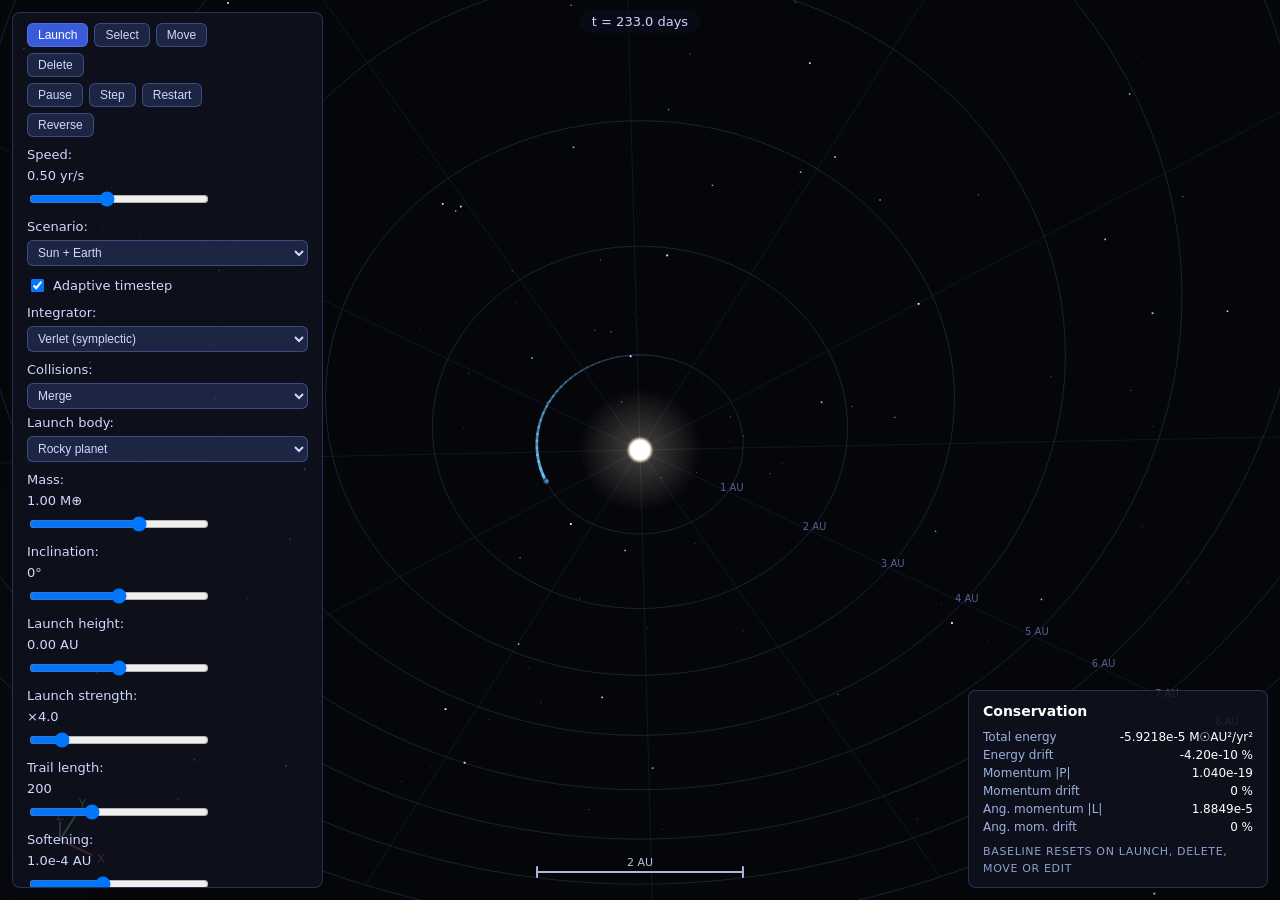
<file: index.html>
<!DOCTYPE html>
<html lang="en">
<head>
  <meta charset="UTF-8">
  <meta name="viewport" content="width=device-width, initial-scale=1, maximum-scale=1, user-scalable=no">
  <title>Gravity Sandbox</title>
  <link rel="stylesheet" href="style.css">
</head>
<body>
  <canvas id="view"></canvas>
  <div id="clock"></div>
  <div id="toolbar">
    <div class="btn-row">
      <div class="btn-row" id="tools">
    <button data-tool="launch" class="active">Launch</button>
    <button data-tool="select">Select</button>
    <button data-tool="move">Move</button>
    <button data-tool="delete">Delete</button>
  </div>
      <button id="btn-play">Pause</button>
      <button id="btn-step">Step</button>
      <button id="btn-restart">Restart</button>
      <button id="btn-rev">Reverse</button>
    </div>
    <label>
      Speed: <span id="speed-val">0.50 yr/s</span>
      <input id="speed" type="range" min="-2" max="2" step="0.01" value="-0.301">
    </label>
    <label>
      Scenario:
      <select id="preset">
        <option value="earth">Sun + Earth</option>
        <option value="solar">Inner solar system</option>
        <option value="inclined">Inclined orbits</option>
        <option value="polar">Polar orbit</option>
        <option value="binary">Binary star + planet</option>
        <option value="figure8">Figure-eight (3 stars)</option>
        <option value="earthmoon">Earth + Moon (true scale)</option>
        <option value="moons">Moons: prograde, polar, retrograde</option>
        <option value="trojans">Sun–Jupiter + trojans</option>
        <option value="kozai">Kozai–Lidov oscillation</option>
        <option value="belt">Inclined asteroid belt</option>
        <option value="flyby">Hyperbolic flyby</option>
        <option value="chaos">Chaotic three-body</option>
        <option value="empty">Empty space + one star</option>
      </select>
    </label>
    <label class="check">
      <input id="adaptive" type="checkbox" checked> Adaptive timestep
    </label>
    <label>
      Integrator:
      <select id="method">
        <option value="verlet">Verlet (symplectic)</option>
        <option value="rk4">RK4</option>
        <option value="euler">Euler (bad)</option>
      </select>
    </label>
    <label>
      <label for="collide">Collisions:</label>
<select id="collide">
  <option value="merge">Merge</option>
  <option value="bounce">Bounce (elastic)</option>
</select>
      Launch body:
      <select id="body-type">
        <option value="star">Sun-like star</option>
        <option value="reddwarf">Red dwarf</option>
        <option value="giant">Gas giant</option>
        <option value="rocky" selected>Rocky planet</option>
        <option value="moon">Moon</option>
        <option value="asteroid">Asteroid</option>
        <option value="comet">Comet</option>
        <option value="custom">Custom</option>
      </select>
    </label>
    <label>
      Mass: <span id="mass-val"></span>
      <input id="mass" type="range" min="-17" max="1.5" step="0.01" value="-5.52">
    </label>
    <label>
      Inclination: <span id="incl-val">0°</span>
      <input id="incl" type="range" min="-90" max="90" step="1" value="0">
    </label>
    <label>
      Launch height: <span id="height-val">0.00 AU</span>
      <input id="height" type="range" min="-3" max="3" step="0.05" value="0">
    </label>
    <label>
      Launch strength: <span id="gain-val">×4.0</span>
      <input id="gain" type="range" min="0" max="4" step="0.01" value="0.6">
    </label>
    <label>
      Trail length: <span id="trail-val">200</span>
      <input id="trail" type="range" min="0" max="600" step="10" value="200">
    </label>
    <label>
      Softening: <span id="soft-val">1.0e-4 AU</span>
      <input id="soft" type="range" min="-6" max="-1" step="0.1" value="-4">
    </label>
    <div class="btn-row">
      <button id="btn-zero">Zero momentum</button>
    </div>
    <label class="check">
      <input id="autozero" type="checkbox" checked> Auto-zero on launch
    </label>

    <div class="sec-title">Overlays</div>
    <label class="check">
      <input id="ov-com" type="checkbox"> Center of mass
    </label>
    <label class="check">
      <input id="ov-vel" type="checkbox"> Velocity arrows
    </label>
    <label class="check">
      <input id="ov-acc" type="checkbox"> Acceleration arrows
    </label>
    <label class="check">
      <input id="ov-hill" type="checkbox"> Hill spheres
    </label>
    <label class="check">
      <input id="ov-hz" type="checkbox"> Habitable zone
    </label>
    <label class="check">
      <input id="ov-plane" type="checkbox"> Orbit plane (selected)
    </label>
    <label class="check">
      <input id="ov-field" type="checkbox"> Gravity field (rubber sheet)
    </label>
    <label class="check">
      <input id="ov-scale" type="checkbox" checked> Scale bar
    </label>
    <label class="check">
  <input id="ov-gizmo" type="checkbox" checked> Axis gizmo
</label>
<label class="check">
  <input id="auto-rotate" type="checkbox"> Auto-rotate camera
</label>
<label class="check">
  <input id="ov-edge" type="checkbox" checked> Off-screen glow
</label>
<label class="check">
  <input id="ov-nebula" type="checkbox" checked> Nebula background
</label>

    <div class="btn-row">
      <button id="btn-top">Top-down</button>
      <button id="btn-side">Side view</button>
      <button id="btn-bottom">Bottom</button>
      <button id="btn-reset">Reset</button>
      <button id="btn-ortho">Perspective</button>
      <button id="btn-scale">Visual scale</button>
      <button id="btn-follow">Follow selected</button>
    </div>
    <div class="hint" id="scale-note">Sizes exaggerated · merges at 30× radius</div>
    <div class="hint" id="chaos-note" hidden>
      ⚠ Chaotic system: tiny numerical differences grow exponentially, so this run
      will diverge from a "true" one over long times. That's physics, not a bug.
    </div>
    <div class="hint">
      Left-drag: launch · Click body: select<br>
      Right-drag: rotate · Shift+drag or middle-drag: pan<br>
      Scroll: zoom · Space: pause
    </div>
  </div>
  <div id="info" hidden></div>
  <div id="edit" hidden></div>
  <div id="cons"></div>
  <script type="module" src="js/main.js"></script>
</body>
</html>
</file>
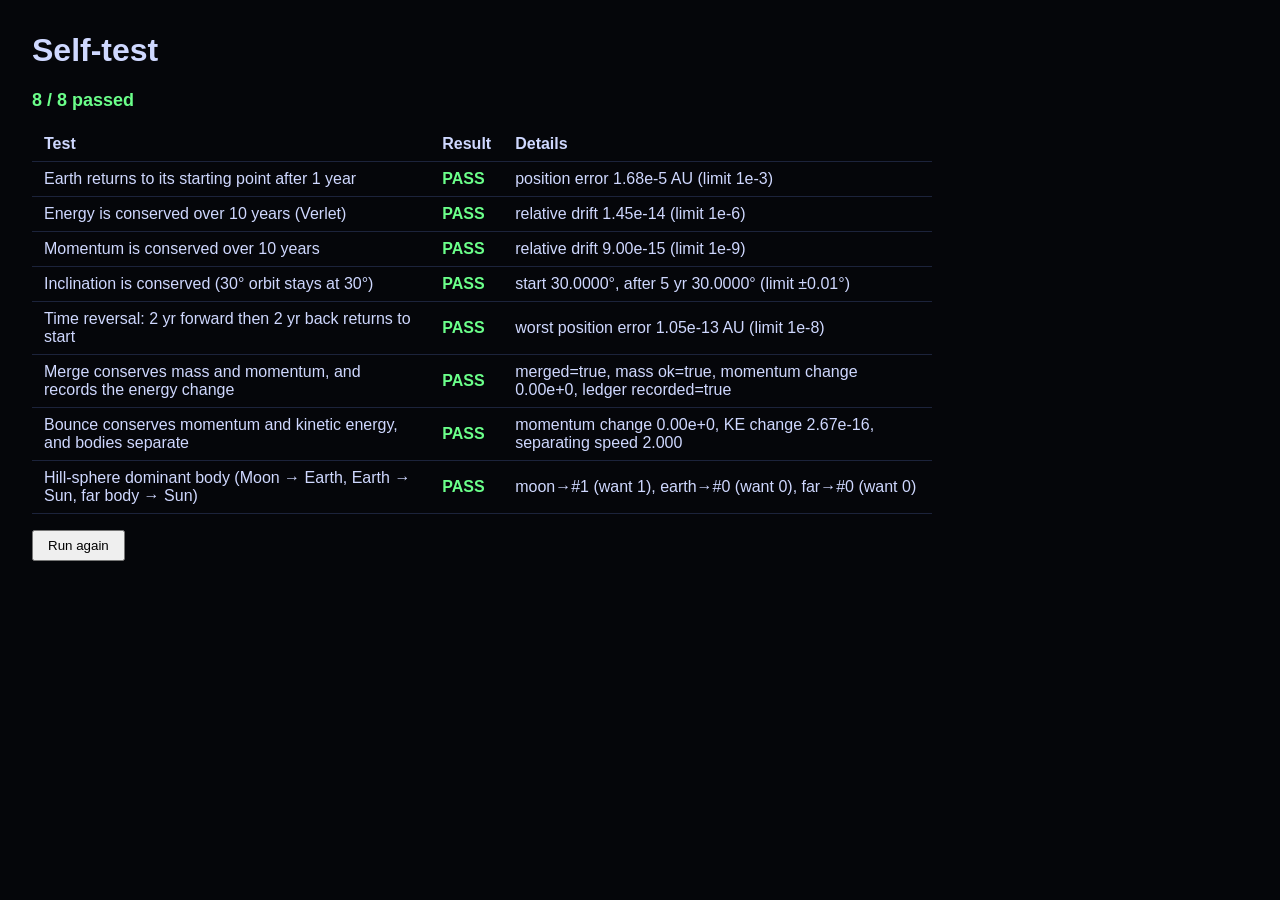
<file: test.html>
<!doctype html>
<html>
<head>
  <meta charset="utf-8">
  <title>Gravity sandbox: self-test</title>
  <style>
    body { background: #05060a; color: #cfd8ff; font-family: sans-serif; padding: 24px; }
    h1 { margin-top: 0; }
    #summary { font-size: 18px; margin-bottom: 16px; }
    table { border-collapse: collapse; width: 100%; max-width: 900px; }
    td, th { padding: 8px 12px; border-bottom: 1px solid rgba(120,150,255,0.2); text-align: left; }
    .pass { color: #6bff8a; font-weight: bold; }
    .fail { color: #ff6b6b; font-weight: bold; }
    button { margin-top: 16px; padding: 6px 14px; cursor: pointer; }
  </style>
</head>
<body>
  <h1>Self-test</h1>
  <div id="summary">Running…</div>
  <table id="results"></table>
  <button id="rerun">Run again</button>
  <script type="module" src="/js/test.js"></script>
</body>
</html>
</file>
<file: style.css>
html, body {
  margin: 0;
  height: 100%;
  overflow: hidden;
  background: #05060a;
  font-family: system-ui, sans-serif;
}

canvas {
  display: block;
  width: 100vw;
  height: 100vh;
  touch-action: none;
}

#toolbar, #info, #cons {
  position: fixed;
  padding: 10px 14px;
  background: rgba(15, 18, 30, 0.8);
  border: 1px solid rgba(120, 150, 255, 0.25);
  border-radius: 8px;
  color: #cfd8ff;
  font-size: 13px;
  user-select: none;
}

#toolbar {
  top: 12px;
  left: 12px;
  display: flex;
  flex-direction: column;
  gap: 10px;
  box-sizing: border-box;
  max-height: calc(100vh - 24px);
  overflow-y: auto;
}

#info {
  top: 12px;
  right: 12px;
  width: 250px;
  line-height: 1.5;
}

#info[hidden] { display: none; }

#cons {
  bottom: 12px;
  right: 12px;
  width: 270px;
  line-height: 1.5;
  font-size: 12px;
}

#info h3, #cons h3 {
  margin: 0 0 6px;
  font-size: 14px;
  color: #fff;
}

#info .sec, #cons .sec {
  margin-top: 8px;
  font-size: 11px;
  text-transform: uppercase;
  letter-spacing: 0.06em;
  color: #8fa0d0;
}

#info .row, #cons .row {
  display: flex;
  justify-content: space-between;
  gap: 10px;
}

#info .row span:first-child, #cons .row span:first-child { color: #9fb0e0; }

#info .row span:last-child, #cons .row span:last-child {
  color: #fff;
  font-variant-numeric: tabular-nums;
}

#toolbar label {
  display: flex;
  flex-direction: column;
  gap: 6px;
}

#toolbar input[type="range"] {
  width: 180px;
}

.btn-row {
  display: flex;
  flex-wrap: wrap;
  gap: 6px;
  max-width: 220px;
}

#toolbar button {
  background: rgba(60, 80, 140, 0.35);
  color: #cfd8ff;
  border: 1px solid rgba(120, 150, 255, 0.35);
  border-radius: 6px;
  padding: 4px 10px;
  font-size: 12px;
  cursor: pointer;
}

#toolbar button:hover {
  background: rgba(90, 120, 200, 0.5);
}

.hint {
  font-size: 11px;
  color: #8fa0d0;
  line-height: 1.4;
}

#toolbar select {
  background: rgba(60, 80, 140, 0.35);
  color: #cfd8ff;
  border: 1px solid rgba(120, 150, 255, 0.35);
  border-radius: 6px;
  padding: 4px 6px;
  font-size: 12px;
}

#toolbar label.check {
  flex-direction: row;
  align-items: center;
}

#clock {
  position: fixed;
  top: 10px;
  left: 50%;
  transform: translateX(-50%);
  padding: 4px 12px;
  border-radius: 12px;
  background: rgba(10, 14, 30, 0.6);
  color: #cdd6ff;
  font: 13px system-ui, sans-serif;
  pointer-events: none;
}

.sec-title {
  font-size: 11px;
  text-transform: uppercase;
  letter-spacing: 0.06em;
  color: #8fa0d0;
}

#toolbar #tools button.active {
  background: #3a5bd9;
  color: #fff;
}

#edit {
  position: fixed;
  top: 12px;
  right: 274px;
  width: 230px;
  padding: 10px 14px;
  background: rgba(15, 18, 30, 0.8);
  border: 1px solid rgba(120, 150, 255, 0.25);
  border-radius: 8px;
  color: #cfd8ff;
  font-size: 13px;
  user-select: none;
}
#edit[hidden] { display: none; }
#edit h3 { margin: 0 0 6px; font-size: 14px; color: #fff; }
#edit label { display: block; margin-top: 8px; }
#edit input[type="range"] { width: 100%; }
#edit .hint { margin-top: 8px; font-size: 11px; color: #8fa0d0; }

#edit input[type="color"] {
  width: 100%;
  height: 28px;
  padding: 0;
  border: none;
  background: none;
  cursor: pointer;
}
#edit button {
  margin-top: 8px;
  width: 100%;
  padding: 5px;
  background: rgba(40, 50, 90, 0.8);
  color: #cfd8ff;
  border: 1px solid rgba(120, 150, 255, 0.35);
  border-radius: 6px;
  cursor: pointer;
}
#edit button:hover { background: rgba(60, 80, 150, 0.9); }

#edit input[type="color"] {
  width: 100%;
  height: 28px;
  padding: 0;
  border: none;
  background: none;
  cursor: pointer;
}
#edit button {
  margin-top: 8px;
  width: 100%;
  padding: 5px;
  background: rgba(40, 50, 90, 0.8);
  color: #cfd8ff;
  border: 1px solid rgba(120, 150, 255, 0.35);
  border-radius: 6px;
  cursor: pointer;
}
#edit button:hover { background: rgba(60, 80, 150, 0.9); }
</file>
